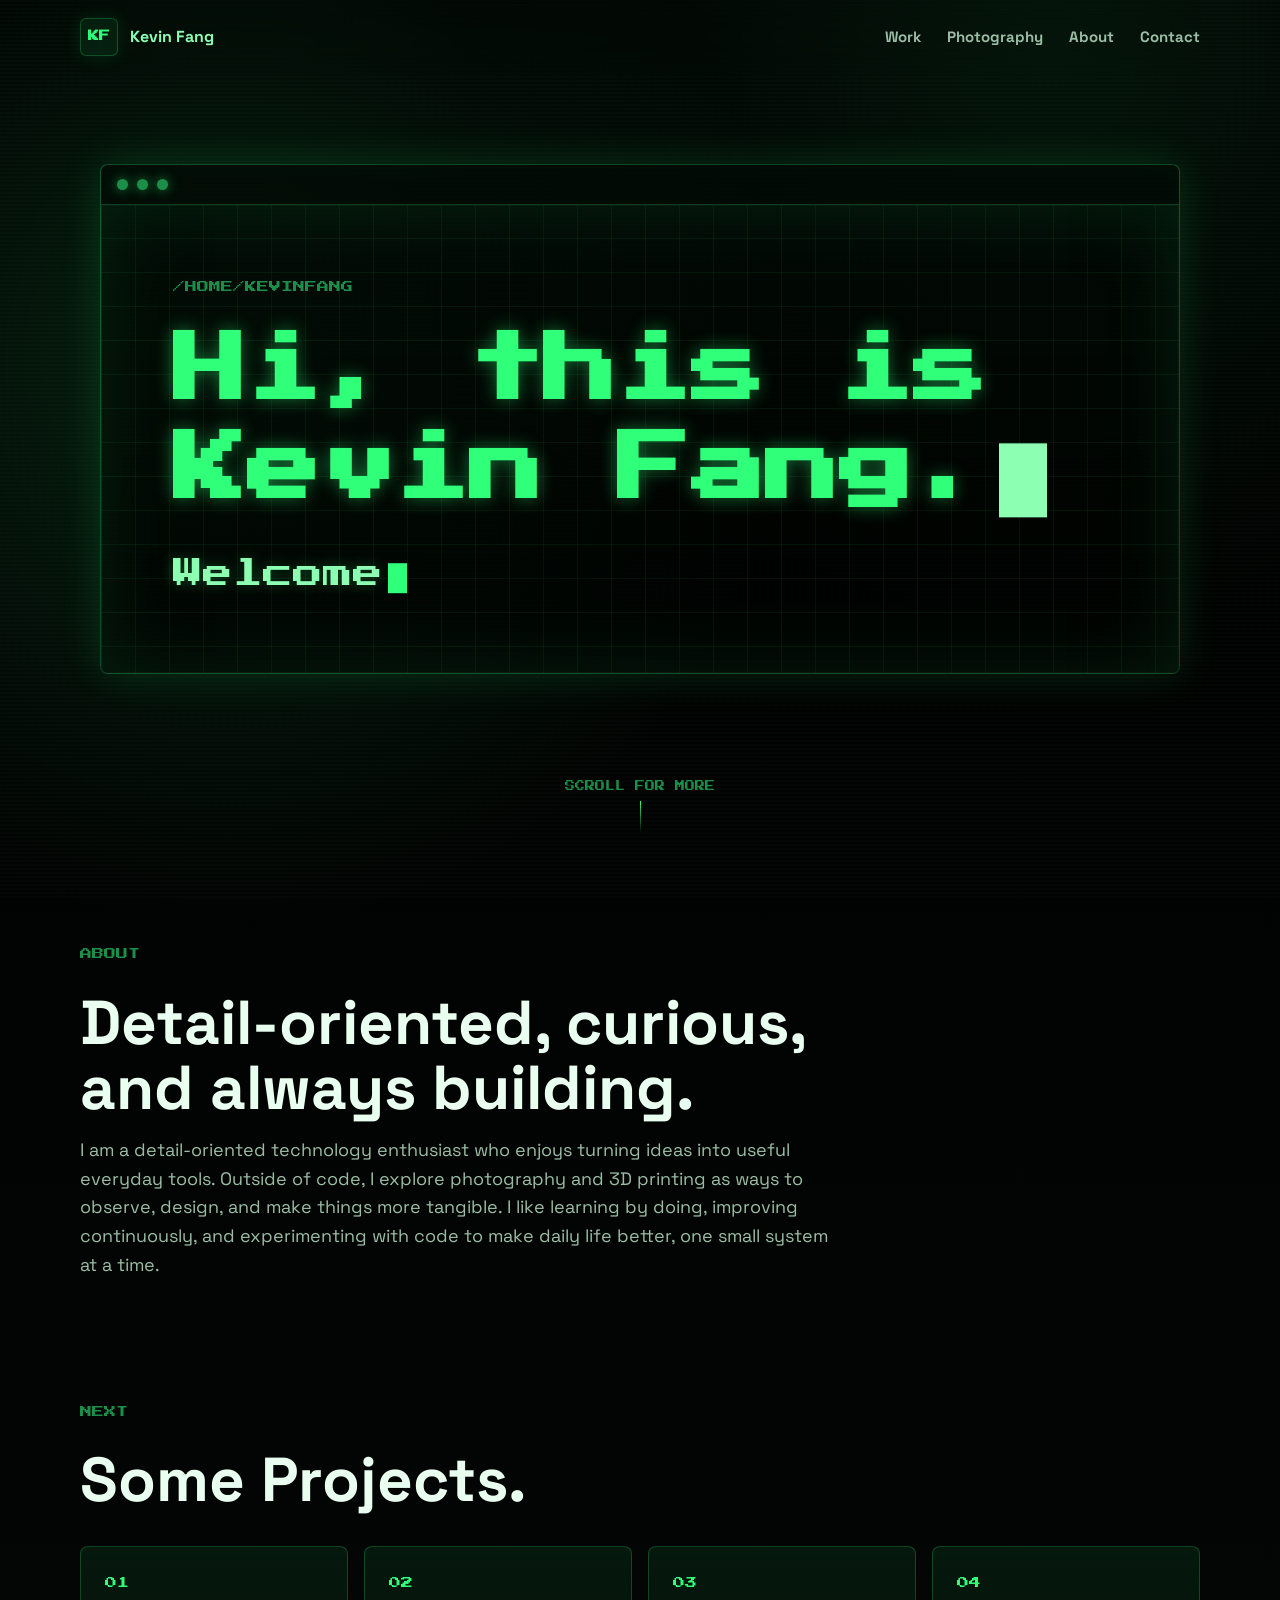
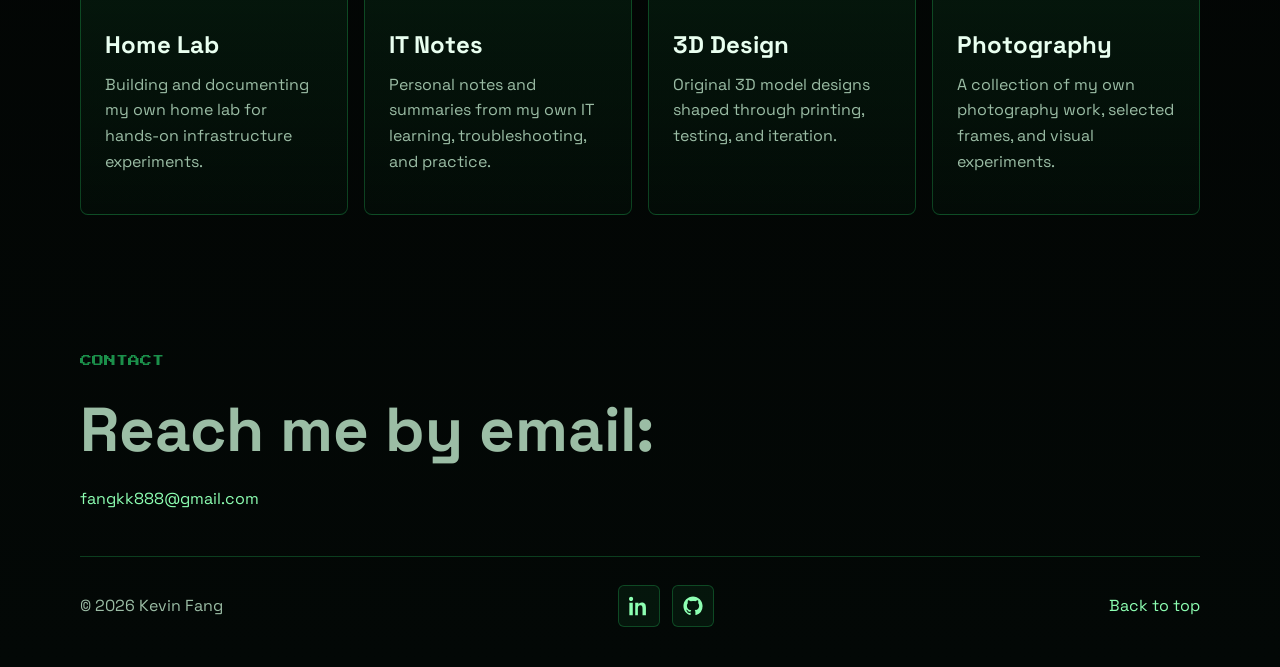
<file: index.html>
<!DOCTYPE html>
<html lang="en">
  <head>
    <meta charset="UTF-8" />
    <meta name="viewport" content="width=device-width, initial-scale=1.0" />
    <title>Kevin Fang | Personal Website</title>
    <meta
      name="description"
      content="The personal website of Kevin Fang, designed as a dark digital space for projects, writing, and experiments."
    />
    <link rel="preconnect" href="https://fonts.googleapis.com" />
    <link rel="preconnect" href="https://fonts.gstatic.com" crossorigin />
    <link
      href="https://fonts.googleapis.com/css2?family=Press+Start+2P&family=Space+Grotesk:wght@400;500;700&display=swap"
      rel="stylesheet"
    />
    <link rel="stylesheet" href="styles.css" />
  </head>
  <body>
    <header class="site-header">
      <a class="brand" href="#top" aria-label="Back to home">
        <span class="brand-mark">KF</span>
        <span>Kevin Fang</span>
      </a>
      <nav class="site-nav" aria-label="Main navigation">
        <a href="#work">Work</a>
        <a href="photography.html">Photography</a>
        <a href="#about">About</a>
        <a href="#contact">Contact</a>
      </nav>
      <button class="menu-button" type="button" aria-label="Open navigation" aria-expanded="false">
        <span></span>
        <span></span>
      </button>
    </header>

    <main id="top">
      <section class="hero" aria-label="Introduction">
        <div class="terminal-frame">
          <div class="terminal-bar" aria-hidden="true">
            <span></span>
            <span></span>
            <span></span>
          </div>
          <div class="terminal-screen">
            <p class="terminal-label">/home/kevinfang</p>
            <h1>
              <span class="typing-line" data-text="Hi, this is Kevin Fang."></span>
            </h1>
            <p class="welcome-line">
              <span class="typing-line delayed" data-text="Welcome to my digital space."></span>
            </p>
          </div>
        </div>
        <a class="scroll-cue" href="#about" aria-label="Scroll to About section">
          <span class="scroll-cue-text">scroll for more</span>
          <span class="scroll-cue-line" aria-hidden="true"></span>
        </a>
      </section>

      <section id="about" class="section about-section">
        <div class="section-heading">
          <p class="eyebrow">About</p>
          <h2>Detail-oriented, curious, and always building.</h2>
          <p>
            I am a detail-oriented technology enthusiast who enjoys turning ideas into useful
            everyday tools. Outside of code, I explore photography and 3D printing as ways to
            observe, design, and make things more tangible. I like learning by doing, improving
            continuously, and experimenting with code to make daily life better, one small
            system at a time.
          </p>
        </div>
      </section>

      <section id="work" class="section preview-section">
        <div class="section-heading">
          <p class="eyebrow">Next</p>
          <h2>Some Projects.</h2>
        </div>
        <div class="preview-grid">
          <a class="project-link" href="#" aria-label="Open Selected Work project">
            <article>
              <span>01</span>
              <h3>Home Lab</h3>
              <p>Building and documenting my own home lab for hands-on infrastructure experiments.</p>
            </article>
          </a>
          <a class="project-link" href="#" aria-label="Open Field Notes project">
            <article>
              <span>02</span>
              <h3>IT Notes</h3>
              <p>Personal notes and summaries from my own IT learning, troubleshooting, and practice.</p>
            </article>
          </a>
          <a class="project-link" href="https://makerworld.com/en/@fangkk" target="_blank" rel="noopener noreferrer" aria-label="Open 3D Design project">
            <article>
              <span>03</span>
              <h3>3D Design</h3>
              <p>Original 3D model designs shaped through printing, testing, and iteration.</p>
            </article>
          </a>
          <a class="project-link" href="photography.html" aria-label="Open Photography project">
            <article>
              <span>04</span>
              <h3>Photography</h3>
              <p>A collection of my own photography work, selected frames, and visual experiments.</p>
            </article>
          </a>
        </div>
      </section>

      <section id="contact" class="section contact-section">
        <p class="eyebrow">Contact</p>
        <h2>Reach me by email:</h2>
        <button class="copy-email contact-email" type="button" data-copy-email="fangkk888@gmail.com" aria-label="Copy email address fangkk888@gmail.com">
          <span>fangkk888@gmail.com</span>
          <span class="copy-hint" aria-live="polite">Click to copy</span>
        </button>
      </section>
    </main>

    <footer class="site-footer">
      <span>© 2026 Kevin Fang</span>
      <div class="social-links" aria-label="Social links">
        <a href="https://www.linkedin.com/in/kaikun-fang-69a29523a" target="_blank" rel="noopener noreferrer" aria-label="LinkedIn profile">
          <svg viewBox="0 0 24 24" aria-hidden="true">
            <path d="M4.98 3.5C4.98 4.88 3.86 6 2.5 6S0 4.88 0 3.5 1.12 1 2.5 1s2.48 1.12 2.48 2.5ZM.42 8.03h4.12V23H.42V8.03ZM7.47 8.03h3.94v2.04h.06c.55-1.04 1.9-2.14 3.9-2.14 4.17 0 4.94 2.74 4.94 6.31V23h-4.11v-7.76c0-1.85-.03-4.23-2.58-4.23-2.58 0-2.97 2.02-2.97 4.1V23H7.47V8.03Z" />
          </svg>
        </a>
        <a href="https://github.com/FangKK66" target="_blank" rel="noopener noreferrer" aria-label="GitHub profile">
          <svg viewBox="0 0 24 24" aria-hidden="true">
            <path d="M12 .5C5.65.5.5 5.65.5 12c0 5.08 3.29 9.39 7.86 10.91.58.11.79-.25.79-.56v-2.15c-3.2.7-3.87-1.36-3.87-1.36-.52-1.33-1.28-1.69-1.28-1.69-1.05-.72.08-.71.08-.71 1.16.08 1.77 1.19 1.77 1.19 1.03 1.76 2.7 1.25 3.36.96.1-.75.4-1.25.73-1.54-2.55-.29-5.24-1.28-5.24-5.68 0-1.25.45-2.28 1.19-3.08-.12-.29-.52-1.46.11-3.04 0 0 .97-.31 3.17 1.18A10.96 10.96 0 0 1 12 6.04c.98 0 1.96.13 2.88.39 2.2-1.49 3.17-1.18 3.17-1.18.63 1.58.23 2.75.11 3.04.74.8 1.19 1.83 1.19 3.08 0 4.42-2.69 5.39-5.25 5.67.41.35.78 1.05.78 2.12v3.19c0 .31.21.68.8.56A11.51 11.51 0 0 0 23.5 12C23.5 5.65 18.35.5 12 .5Z" />
          </svg>
        </a>
      </div>
      <a href="#top">Back to top</a>
    </footer>

    <script src="script.js"></script>
  </body>
</html>
</file>
<file: styles.css>
:root {
  --bg: #020403;
  --panel: #07100c;
  --panel-soft: #0b1711;
  --green: #30ff7a;
  --green-soft: #8dffb2;
  --green-dim: #1b8f4a;
  --text: #e9fff0;
  --muted: #9bbda5;
  --line: rgba(48, 255, 122, 0.22);
  --shadow: 0 0 44px rgba(48, 255, 122, 0.14);
  color-scheme: dark;
}

* {
  box-sizing: border-box;
}

html {
  scroll-behavior: smooth;
}

body {
  margin: 0;
  min-width: 320px;
  background:
    radial-gradient(circle at 18% 16%, rgba(48, 255, 122, 0.12), transparent 26%),
    radial-gradient(circle at 82% 2%, rgba(48, 255, 122, 0.08), transparent 24%),
    linear-gradient(180deg, #000, var(--bg) 48%, #030806);
  color: var(--text);
  font-family: "Space Grotesk", system-ui, -apple-system, BlinkMacSystemFont, "Segoe UI", sans-serif;
  line-height: 1.6;
}

body::before {
  content: "";
  position: fixed;
  inset: 0;
  z-index: -1;
  pointer-events: none;
  background:
    linear-gradient(rgba(255, 255, 255, 0.035) 50%, transparent 50%),
    linear-gradient(90deg, rgba(48, 255, 122, 0.025), transparent 50%, rgba(48, 255, 122, 0.025));
  background-size: 100% 4px, 8px 100%;
  opacity: 0.35;
}

a {
  color: inherit;
  text-decoration: none;
}

.site-header,
.section,
.site-footer {
  width: min(1120px, calc(100% - 40px));
  margin: 0 auto;
}

.site-header {
  position: sticky;
  top: 0;
  z-index: 10;
  display: flex;
  align-items: center;
  justify-content: space-between;
  gap: 24px;
  padding: 18px 0;
  backdrop-filter: blur(18px);
}

.brand,
.site-nav,
.site-footer {
  display: flex;
  align-items: center;
}

.brand {
  gap: 12px;
  color: var(--green-soft);
  font-weight: 700;
}

.brand-mark {
  display: grid;
  place-items: center;
  width: 38px;
  height: 38px;
  border: 1px solid var(--line);
  border-radius: 6px;
  background: rgba(48, 255, 122, 0.08);
  color: var(--green);
  font-family: "Press Start 2P", monospace;
  font-size: 11px;
  box-shadow: 0 0 18px rgba(48, 255, 122, 0.12);
}

.site-nav {
  gap: 26px;
  color: var(--muted);
  font-size: 15px;
  font-weight: 700;
}

.site-nav a {
  transition: color 180ms ease, text-shadow 180ms ease;
}

.site-nav a:hover {
  color: var(--green);
  text-shadow: 0 0 12px rgba(48, 255, 122, 0.65);
}

.menu-button {
  display: none;
  width: 42px;
  height: 42px;
  border: 1px solid var(--line);
  border-radius: 6px;
  background: rgba(48, 255, 122, 0.06);
  cursor: pointer;
}

.menu-button span {
  display: block;
  width: 18px;
  height: 2px;
  margin: 5px auto;
  background: var(--green);
}

.hero {
  display: grid;
  place-items: center;
  gap: 18px;
  min-height: calc(100svh - 74px);
  padding: 46px 20px 24px;
}

.terminal-frame {
  width: min(1080px, 100%);
  overflow: hidden;
  border: 1px solid var(--line);
  border-radius: 8px;
  background: linear-gradient(180deg, rgba(48, 255, 122, 0.1), rgba(48, 255, 122, 0.025));
  box-shadow: var(--shadow), inset 0 0 40px rgba(48, 255, 122, 0.05);
}

.terminal-bar {
  display: flex;
  gap: 9px;
  padding: 14px 16px;
  border-bottom: 1px solid var(--line);
  background: rgba(0, 0, 0, 0.72);
}

.terminal-bar span {
  width: 11px;
  height: 11px;
  border-radius: 50%;
  background: var(--green-dim);
  box-shadow: 0 0 12px rgba(48, 255, 122, 0.5);
}

.terminal-screen {
  position: relative;
  min-height: clamp(340px, 52vh, 520px);
  padding: clamp(26px, 6vw, 72px);
  background:
    linear-gradient(90deg, rgba(48, 255, 122, 0.06) 1px, transparent 1px),
    linear-gradient(0deg, rgba(48, 255, 122, 0.06) 1px, transparent 1px),
    rgba(0, 0, 0, 0.76);
  background-size: 34px 34px;
}

.terminal-screen::after {
  content: "";
  position: absolute;
  inset: 0;
  pointer-events: none;
  border: 1px solid rgba(141, 255, 178, 0.08);
  box-shadow: inset 0 0 80px rgba(48, 255, 122, 0.1);
}

.terminal-label,
.eyebrow {
  margin: 0 0 24px;
  color: var(--green-dim);
  font-family: "Press Start 2P", monospace;
  font-size: 12px;
  line-height: 1.8;
  letter-spacing: 0;
  text-transform: uppercase;
}

h1,
h2,
h3,
p {
  margin-top: 0;
}

h1 {
  max-width: 980px;
  margin-bottom: 30px;
  color: var(--green);
  font-family: "Press Start 2P", monospace;
  font-size: clamp(30px, 6vw, 74px);
  line-height: 1.34;
  letter-spacing: 0;
  text-shadow: 0 0 18px rgba(48, 255, 122, 0.42);
}

.welcome-line {
  max-width: 900px;
  margin: 0;
  color: var(--green-soft);
  font-family: "Press Start 2P", monospace;
  font-size: clamp(16px, 2.4vw, 30px);
  line-height: 1.6;
  text-shadow: 0 0 14px rgba(48, 255, 122, 0.28);
}

.typing-line::after {
  content: "";
  display: inline-block;
  width: 0.65em;
  height: 1em;
  margin-left: 0.16em;
  background: var(--green);
  transform: translateY(0.14em);
  animation: cursor-blink 820ms steps(1) infinite;
}

.typing-line.is-complete::after {
  background: var(--green-soft);
}

.scroll-cue {
  display: grid;
  justify-items: center;
  gap: 8px;
  color: var(--green-dim);
  font-family: "Press Start 2P", monospace;
  font-size: 10px;
  line-height: 1.4;
  text-transform: uppercase;
  transition: color 180ms ease, text-shadow 180ms ease, transform 180ms ease;
}

.scroll-cue:hover,
.scroll-cue:focus-visible {
  color: var(--green);
  text-shadow: 0 0 12px rgba(48, 255, 122, 0.55);
  transform: translateY(2px);
}

.scroll-cue:focus-visible {
  outline: 2px solid var(--green);
  outline-offset: 6px;
  border-radius: 6px;
}

.scroll-cue-line {
  width: 1px;
  height: 32px;
  background: linear-gradient(180deg, var(--green), transparent);
  animation: scroll-cue-pulse 1500ms ease-in-out infinite;
}

.section {
  padding: 68px 0;
}

.about-section {
  padding-top: 44px;
}

.preview-section {
  margin-top: -48px;
}

.section-heading {
  max-width: 760px;
  margin-bottom: 34px;
}

.section-heading h2,
.contact-section h2 {
  margin-bottom: 16px;
  font-size: clamp(34px, 5vw, 62px);
  line-height: 1.05;
}

.section-heading p:not(.eyebrow) {
  color: var(--muted);
  font-size: 18px;
}

.preview-grid {
  display: grid;
  grid-template-columns: repeat(4, 1fr);
  gap: 16px;
}

.project-link {
  display: block;
  min-height: 220px;
  border-radius: 8px;
}

.preview-grid article {
  height: 100%;
  min-height: 220px;
  padding: 24px;
  border: 1px solid var(--line);
  border-radius: 8px;
  background: linear-gradient(180deg, rgba(48, 255, 122, 0.08), rgba(48, 255, 122, 0.025));
  transition: border-color 180ms ease, box-shadow 180ms ease, transform 180ms ease;
}

.project-link:hover article,
.project-link:focus-visible article {
  border-color: var(--green);
  box-shadow: 0 0 28px rgba(48, 255, 122, 0.16);
  transform: translateY(-3px);
}

.project-link:focus-visible {
  outline: 2px solid var(--green);
  outline-offset: 5px;
}

.preview-grid span {
  color: var(--green);
  font-family: "Press Start 2P", monospace;
  font-size: 12px;
}

.preview-grid h3 {
  margin: 34px 0 12px;
  font-size: 24px;
  line-height: 1.2;
}

.preview-grid p,
.contact-section,
.site-footer {
  color: var(--muted);
}

.contact-section {
  padding-bottom: 44px;
}

.contact-email {
  margin-top: 8px;
  font-size: clamp(32px, 6vw, 58px);
}

.site-footer {
  justify-content: space-between;
  gap: 18px;
  padding: 28px 0 40px;
  border-top: 1px solid var(--line);
}

.site-footer a,
.copy-email {
  color: var(--green-soft);
}

.social-links {
  display: flex;
  align-items: center;
  justify-content: center;
  gap: 12px;
}

.social-links a {
  display: grid;
  place-items: center;
  width: 42px;
  height: 42px;
  border: 1px solid var(--line);
  border-radius: 6px;
  background: rgba(48, 255, 122, 0.06);
  transition: background 180ms ease, border-color 180ms ease, box-shadow 180ms ease, transform 180ms ease;
}

.social-links a:hover,
.social-links a:focus-visible {
  border-color: var(--green);
  background: rgba(48, 255, 122, 0.12);
  box-shadow: 0 0 22px rgba(48, 255, 122, 0.16);
  transform: translateY(-2px);
}

.social-links a:focus-visible {
  outline: 2px solid var(--green);
  outline-offset: 4px;
}

.social-links svg {
  width: 20px;
  height: 20px;
  fill: currentColor;
}

.copy-email {
  position: relative;
  display: inline-flex;
  align-items: center;
  gap: 10px;
  max-width: 100%;
  padding: 0;
  border: 0;
  background: transparent;
  font: inherit;
  text-align: left;
  cursor: pointer;
  transition: color 180ms ease, text-shadow 180ms ease;
}

.copy-email:hover,
.copy-email:focus-visible,
.copy-email.is-copied {
  color: var(--green);
  text-shadow: 0 0 12px rgba(48, 255, 122, 0.5);
}

.copy-email:focus-visible {
  outline: 2px solid var(--green);
  outline-offset: 5px;
  border-radius: 4px;
}

.copy-hint {
  position: absolute;
  left: 50%;
  bottom: calc(100% + 10px);
  z-index: 12;
  width: max-content;
  max-width: min(220px, 78vw);
  padding: 7px 10px;
  border: 1px solid var(--line);
  border-radius: 6px;
  background: rgba(3, 8, 6, 0.96);
  color: var(--green);
  font-size: 12px;
  font-weight: 700;
  line-height: 1.2;
  box-shadow: 0 0 24px rgba(48, 255, 122, 0.16);
  opacity: 0;
  pointer-events: none;
  transform: translate(-50%, 4px);
  transition: opacity 180ms ease, transform 180ms ease;
}

.copy-hint::after {
  content: "";
  position: absolute;
  left: 50%;
  top: 100%;
  width: 8px;
  height: 8px;
  border-right: 1px solid var(--line);
  border-bottom: 1px solid var(--line);
  background: rgba(3, 8, 6, 0.96);
  transform: translate(-50%, -4px) rotate(45deg);
}

.copy-email:hover .copy-hint,
.copy-email:focus-visible .copy-hint,
.copy-email.is-copied .copy-hint {
  opacity: 1;
  transform: translate(-50%, 0);
}

.photo-hero {
  width: min(1240px, calc(100% - 40px));
  margin: 0 auto;
  padding: 30px 0 92px;
}

.photo-heading {
  max-width: 860px;
  margin-bottom: 18px;
}

.photo-heading h1 {
  margin-bottom: 14px;
  font-size: clamp(32px, 4vw, 46px);
  line-height: 1.18;
}

.photo-heading p:not(.eyebrow) {
  max-width: 680px;
  color: var(--muted);
  font-size: 18px;
}

.cinema-gallery {
  position: relative;
  display: grid;
  grid-template-columns: minmax(92px, 0.22fr) minmax(0, 1fr) minmax(92px, 0.22fr);
  gap: clamp(12px, 2vw, 28px);
  align-items: center;
  min-height: 520px;
}

.main-screen {
  position: relative;
  z-index: 2;
  margin: 0;
  overflow: hidden;
  border: 1px solid rgba(141, 255, 178, 0.42);
  border-radius: 8px;
  background: #000;
  box-shadow:
    0 0 0 12px rgba(48, 255, 122, 0.035),
    0 0 80px rgba(48, 255, 122, 0.18);
}

.main-screen::before {
  content: "";
  position: absolute;
  inset: 0;
  z-index: 2;
  pointer-events: none;
  background:
    linear-gradient(rgba(255, 255, 255, 0.05) 50%, transparent 50%),
    radial-gradient(circle at center, transparent 45%, rgba(0, 0, 0, 0.34));
  background-size: 100% 5px, auto;
  mix-blend-mode: screen;
}

.main-screen img {
  display: block;
  width: 100%;
  aspect-ratio: 16 / 9;
  object-fit: cover;
  filter: saturate(0.9) contrast(1.08);
  transition: opacity 360ms ease, transform 520ms ease;
}

.main-screen.is-switching img {
  opacity: 0.42;
  transform: translateX(7%);
}

.screen-glow {
  position: absolute;
  inset: 18px;
  z-index: 1;
  pointer-events: none;
  border: 1px solid rgba(48, 255, 122, 0.18);
  box-shadow: inset 0 0 58px rgba(48, 255, 122, 0.12);
}

.main-screen figcaption {
  position: absolute;
  left: 0;
  right: 0;
  bottom: 0;
  z-index: 3;
  display: grid;
  grid-template-columns: auto 1fr auto;
  gap: 18px;
  align-items: center;
  padding: 18px;
  background: linear-gradient(180deg, transparent, rgba(0, 0, 0, 0.82));
}

.main-screen span,
.main-screen em,
.folder-index {
  color: var(--green);
  font-family: "Press Start 2P", monospace;
  font-size: 10px;
  font-style: normal;
}

.main-screen strong {
  color: var(--text);
  font-size: clamp(20px, 3vw, 34px);
  line-height: 1;
}

.main-screen em {
  justify-self: end;
  color: var(--green-soft);
}

.side-stack {
  position: relative;
  min-height: 430px;
}

.stack-thumb {
  position: absolute;
  left: 50%;
  width: min(132px, 100%);
  aspect-ratio: 4 / 5;
  overflow: hidden;
  border: 1px solid rgba(48, 255, 122, 0.26);
  border-radius: 6px;
  background: rgba(48, 255, 122, 0.08);
  box-shadow: 0 18px 40px rgba(0, 0, 0, 0.32);
  cursor: pointer;
  opacity: 0.44;
  transform: translate(-50%, calc(var(--stack-index) * 34px)) rotate(var(--stack-tilt)) scale(calc(1 - var(--stack-index) * 0.06));
  transition: opacity 220ms ease, transform 260ms ease, border-color 220ms ease;
}

.previous-stack .stack-thumb {
  --stack-tilt: -7deg;
}

.next-stack .stack-thumb {
  --stack-tilt: 7deg;
}

.stack-thumb:hover {
  z-index: 5;
  opacity: 1;
  border-color: var(--green);
  transform: translate(-50%, calc(var(--stack-index) * 34px)) rotate(0deg) scale(1);
}

.stack-thumb img {
  width: 100%;
  height: 100%;
  object-fit: cover;
}

.gallery-controls {
  position: absolute;
  left: 50%;
  bottom: -30px;
  z-index: 4;
  display: flex;
  gap: 12px;
  transform: translateX(-50%);
}

.gallery-controls button,
.folder-tabs button {
  border: 1px solid var(--line);
  border-radius: 6px;
  background: rgba(48, 255, 122, 0.08);
  color: var(--green-soft);
  font: inherit;
  font-weight: 700;
  cursor: pointer;
  transition: background 180ms ease, color 180ms ease, box-shadow 180ms ease, transform 180ms ease;
}

.gallery-controls button {
  display: grid;
  place-items: center;
  width: 48px;
  height: 42px;
  font-size: 20px;
}

.gallery-controls button:hover,
.folder-tabs button:hover,
.folder-tabs button.is-active {
  background: rgba(48, 255, 122, 0.16);
  color: var(--green);
  box-shadow: 0 0 22px rgba(48, 255, 122, 0.14);
}

.archive-section {
  padding-top: 34px;
}

.folder-tabs {
  display: flex;
  flex-wrap: wrap;
  gap: 10px;
  margin-bottom: 0;
  padding-left: 20px;
}

.folder-tabs button {
  position: relative;
  min-width: 136px;
  padding: 13px 18px 18px;
  border-bottom: 0;
  border-radius: 8px 8px 0 0;
  text-align: left;
}

.folder-tabs button.is-active {
  z-index: 8;
  transform: translateY(1px);
}

.folder-stage {
  position: relative;
  min-height: clamp(500px, 50vw, 640px);
  border: 1px solid var(--line);
  border-radius: 8px;
  background: rgba(0, 0, 0, 0.34);
  box-shadow: var(--shadow);
}

.folder-card {
  position: absolute;
  inset: 0;
  display: grid;
  grid-template-columns: minmax(220px, 0.46fr) minmax(0, 1fr);
  gap: clamp(24px, 4vw, 54px);
  align-items: stretch;
  padding: clamp(24px, 5vw, 48px);
  overflow: hidden;
  border-radius: 8px;
  background:
    linear-gradient(135deg, rgba(48, 255, 122, 0.14), rgba(48, 255, 122, 0.035)),
    var(--panel);
  box-shadow: 0 -1px 0 rgba(141, 255, 178, 0.16) inset;
  opacity: 0.54;
  transform: translateY(calc(var(--folder-offset, 0) * 18px)) scale(calc(1 - var(--folder-offset, 0) * 0.018));
  transition: opacity 280ms ease, transform 320ms ease, z-index 0ms linear 320ms;
}

.folder-card:nth-child(1) {
  --folder-offset: 0;
  z-index: 4;
}

.folder-card:nth-child(2) {
  --folder-offset: 1;
  z-index: 3;
}

.folder-card:nth-child(3) {
  --folder-offset: 2;
  z-index: 2;
}

.folder-card:nth-child(4) {
  --folder-offset: 3;
  z-index: 1;
}

.folder-card.is-active {
  z-index: 9;
  opacity: 1;
  transform: translateY(0) scale(1);
  transition: opacity 240ms ease, transform 320ms ease;
}

.folder-card h3 {
  margin: 34px 0 18px;
  color: var(--green-soft);
  font-size: clamp(34px, 6vw, 78px);
  line-height: 0.95;
}

.folder-card p {
  max-width: 360px;
  color: var(--muted);
  font-size: 18px;
}

.folder-grid {
  display: grid;
  grid-template-columns: repeat(3, minmax(0, 1fr));
  gap: 12px;
  align-self: stretch;
  min-height: 0;
}

.folder-grid img {
  width: 100%;
  height: 100%;
  min-height: 0;
  max-height: 100%;
  object-fit: cover;
  border: 1px solid rgba(48, 255, 122, 0.2);
  border-radius: 6px;
  filter: grayscale(0.12) contrast(1.05);
}

@keyframes cursor-blink {
  0%,
  48% {
    opacity: 1;
  }

  49%,
  100% {
    opacity: 0;
  }
}

@keyframes scroll-cue-pulse {
  0%,
  100% {
    opacity: 0.35;
    transform: scaleY(0.65);
    transform-origin: top;
  }

  50% {
    opacity: 1;
    transform: scaleY(1);
    transform-origin: top;
  }
}

@media (prefers-reduced-motion: reduce) {
  html {
    scroll-behavior: auto;
  }

  .typing-line::after {
    animation: none;
  }

  .main-screen img,
  .folder-card,
  .stack-thumb {
    transition: none;
  }
}

@media (max-width: 820px) {
  .site-header,
  .section,
  .site-footer {
    width: min(100% - 28px, 1120px);
  }

  .menu-button {
    display: block;
  }

  .site-nav {
    position: absolute;
    top: 68px;
    right: 0;
    display: none;
    flex-direction: column;
    align-items: stretch;
    width: min(280px, calc(100vw - 28px));
    padding: 14px;
    border: 1px solid var(--line);
    border-radius: 8px;
    background: rgba(3, 8, 6, 0.96);
    box-shadow: var(--shadow);
  }

  .site-nav.is-open {
    display: flex;
  }

  .site-nav a {
    padding: 10px 12px;
  }

  .brand span:last-child {
    display: none;
  }

  .hero {
    min-height: calc(100svh - 74px);
    padding: 28px 14px 24px;
  }

  .terminal-screen {
    min-height: 390px;
  }

  .preview-grid {
    grid-template-columns: 1fr;
  }

  .photo-hero {
    width: min(100% - 28px, 1240px);
    padding-top: 42px;
  }

  .cinema-gallery {
    grid-template-columns: 1fr;
    min-height: auto;
  }

  .side-stack {
    display: flex;
    gap: 10px;
    order: 2;
    min-height: 96px;
    overflow-x: auto;
    padding: 10px 2px;
  }

  .main-screen {
    order: 1;
  }

  .next-stack {
    order: 3;
  }

  .stack-thumb {
    position: relative;
    left: auto;
    flex: 0 0 76px;
    width: 76px;
    transform: none;
  }

  .stack-thumb:hover {
    transform: translateY(-3px);
  }

  .gallery-controls {
    position: static;
    order: 4;
    justify-content: center;
    transform: none;
  }

  .main-screen figcaption {
    grid-template-columns: 1fr;
    gap: 6px;
  }

  .main-screen em {
    justify-self: start;
  }

  .folder-stage {
    min-height: 760px;
  }

  .folder-card {
    grid-template-columns: 1fr;
    overflow: hidden;
  }

  .folder-grid {
    grid-template-columns: repeat(3, minmax(120px, 1fr));
    height: 320px;
    overflow-x: auto;
  }

  .folder-grid img {
    min-width: 120px;
    min-height: 0;
  }
}

@media (max-width: 520px) {
  .terminal-label,
  .eyebrow,
  .preview-grid span {
    font-size: 10px;
  }

  h1 {
    font-size: clamp(24px, 8vw, 36px);
  }

  .welcome-line {
    font-size: clamp(13px, 4.4vw, 18px);
  }

  .section-heading h2,
  .contact-section h2 {
    font-size: clamp(30px, 10vw, 44px);
  }

  .photo-heading h1 {
    font-size: clamp(28px, 11vw, 42px);
  }

  .photo-heading p:not(.eyebrow) {
    font-size: 16px;
  }

  .main-screen img {
    aspect-ratio: 4 / 5;
  }

  .folder-tabs {
    display: grid;
    grid-template-columns: repeat(2, minmax(0, 1fr));
    padding-left: 0;
  }

  .folder-tabs button {
    min-width: 0;
    padding: 12px;
  }

  .folder-stage {
    min-height: 760px;
  }

  .folder-card {
    padding: 22px;
  }

  .folder-card h3 {
    font-size: clamp(34px, 13vw, 52px);
  }

  .site-footer {
    align-items: flex-start;
    flex-direction: column;
    gap: 10px;
  }

  .copy-hint {
    left: 0;
    transform: translateY(4px);
  }

  .copy-hint::after {
    left: 18px;
  }

  .copy-email:hover .copy-hint,
  .copy-email:focus-visible .copy-hint,
  .copy-email.is-copied .copy-hint {
    transform: translateY(0);
  }
}
</file>
